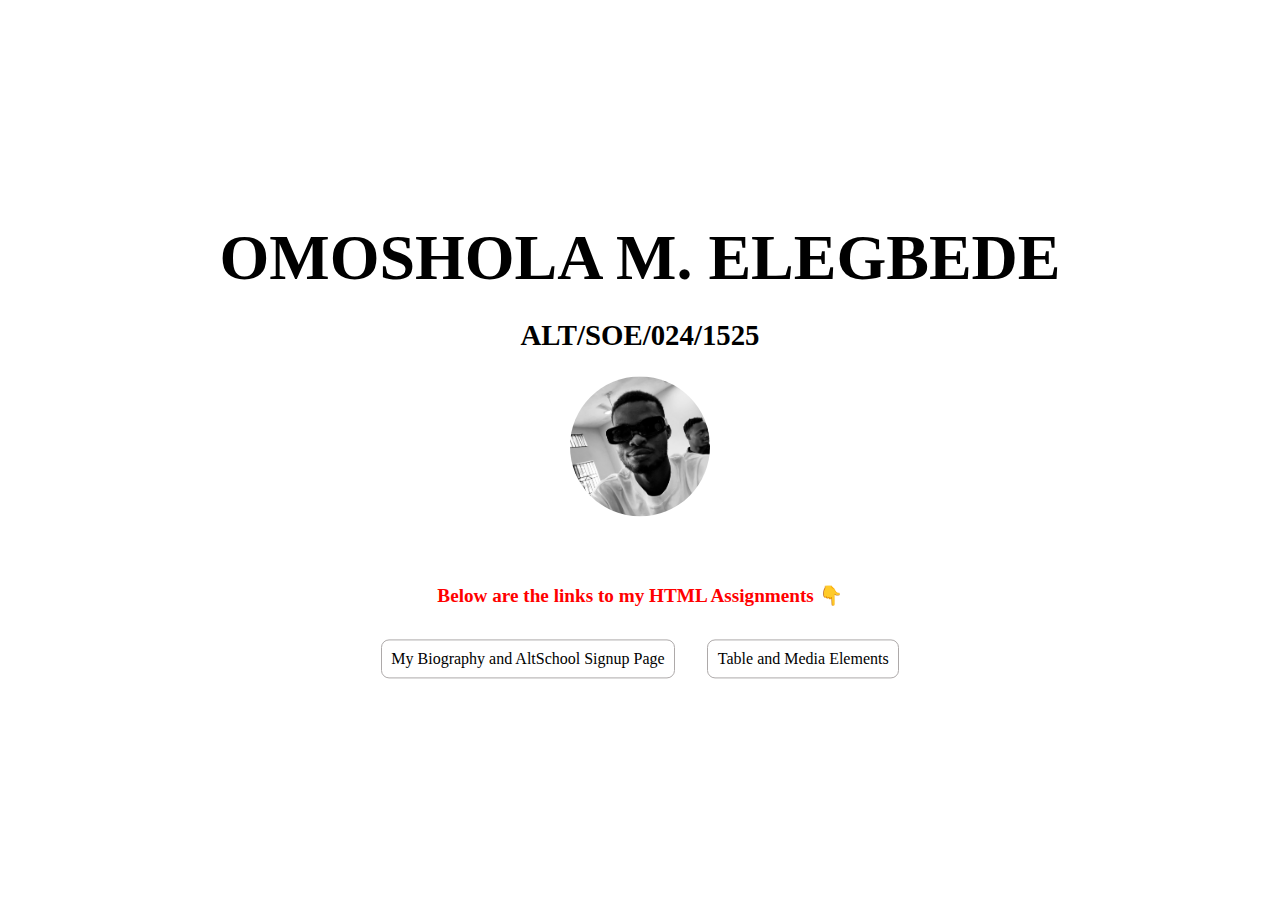
<file: index.html>
<!DOCTYPE html>
<html lang="en">
<head>
    <meta charset="UTF-8">
    <meta name="viewport" content="width=device-width, initial-scale=1.0">
    <title>My CSS Assignments</title>
    <link rel="stylesheet" href="style.css">
</head>
<body>
    <section>
        <div class="container">
            <div class="inner--container flexItems">
                <div class="student-info flexItems">
                    <h1>OMOSHOLA M. ELEGBEDE</h1>
                    <h4>ALT/SOE/024/1525</h4>
                    <div class="img-container">
                        <img src="assets/images/4D4674B5-54C4-4C3C-AA57-50B440912269_1_105_c.jpeg" alt="">
                    </div>
                </div>
                
                <nav class="flexItems">
                    <h3>Below are the links to my HTML Assignments 👇</h3>
                    <ul>
                        <li><a href="Assignment 1/index.html" target="_blank">My Biography and AltSchool Signup Page</a></li>
                        <li><a href="Assignment 2/index.html" target="_blank">Table and Media Elements</a></li>
                    </ul>
                </nav>
            </div>
        </div>
    </section>

</body>
</html>
</file>
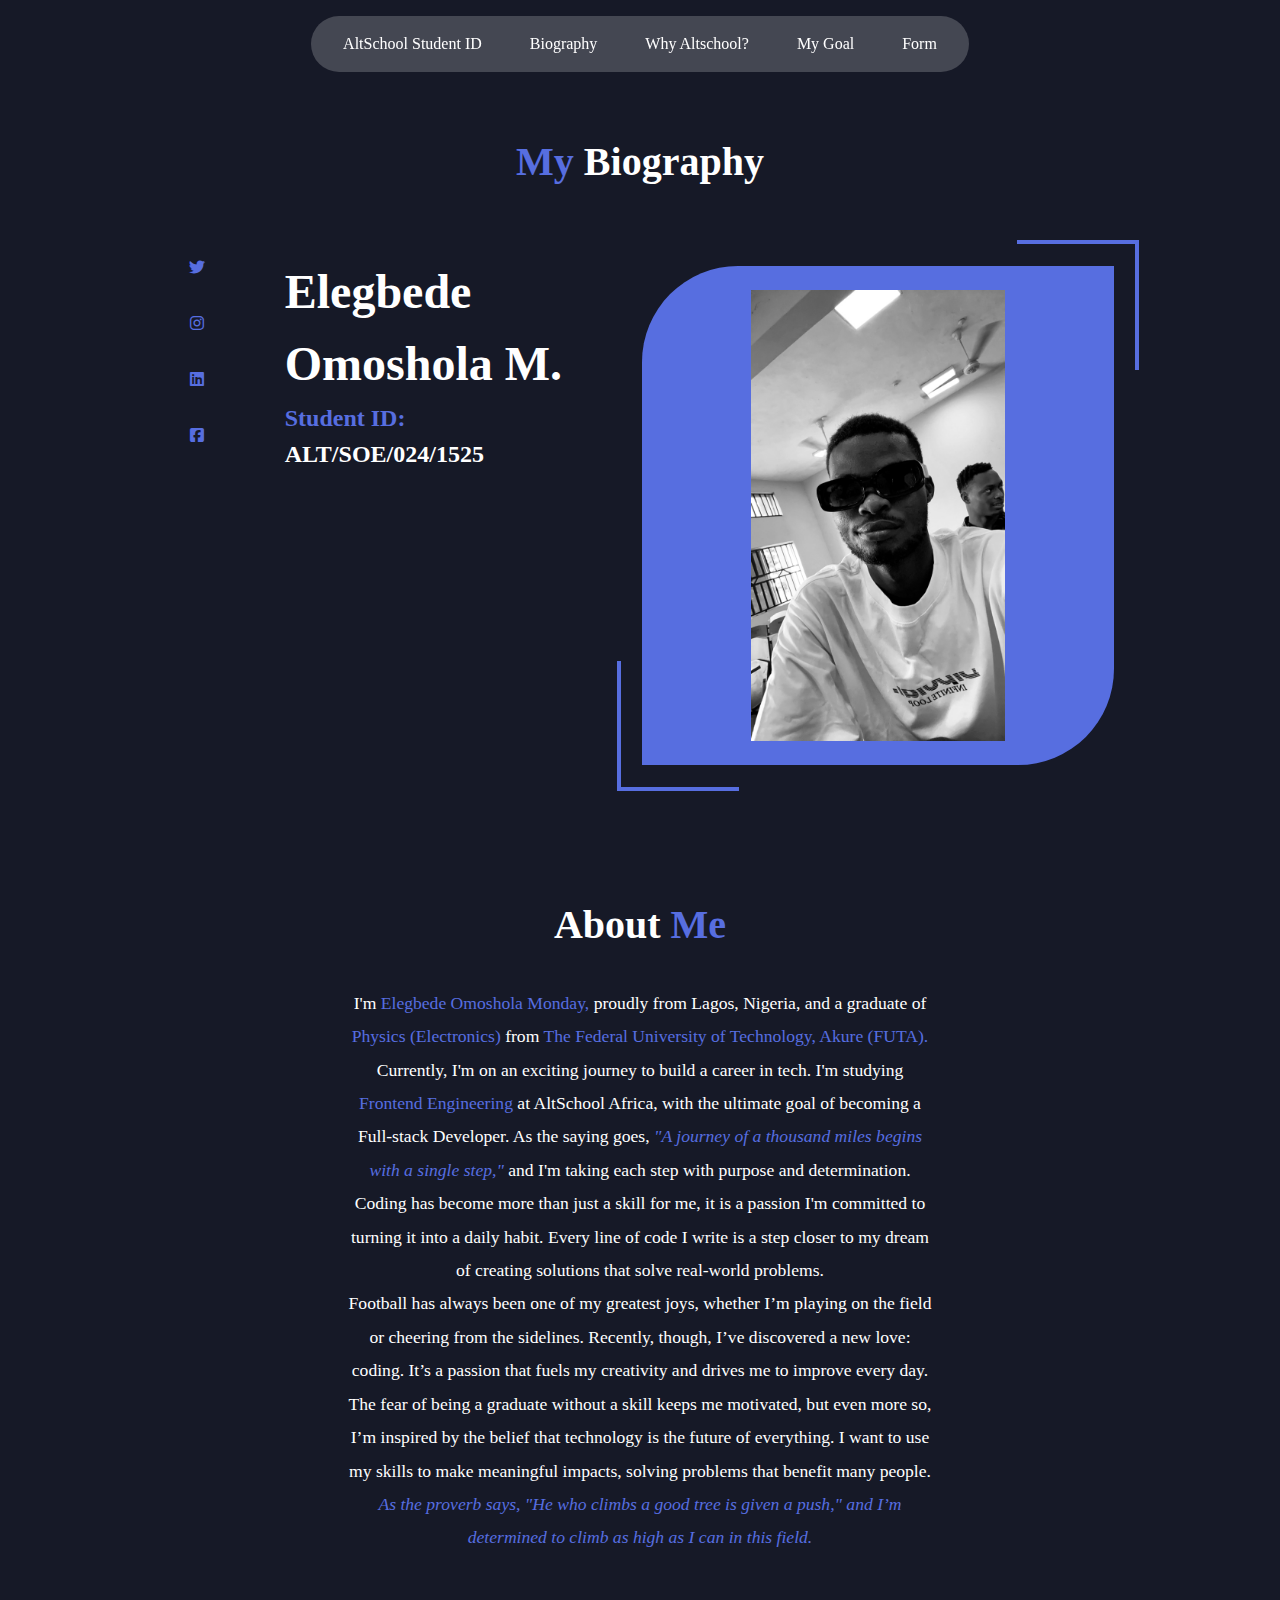
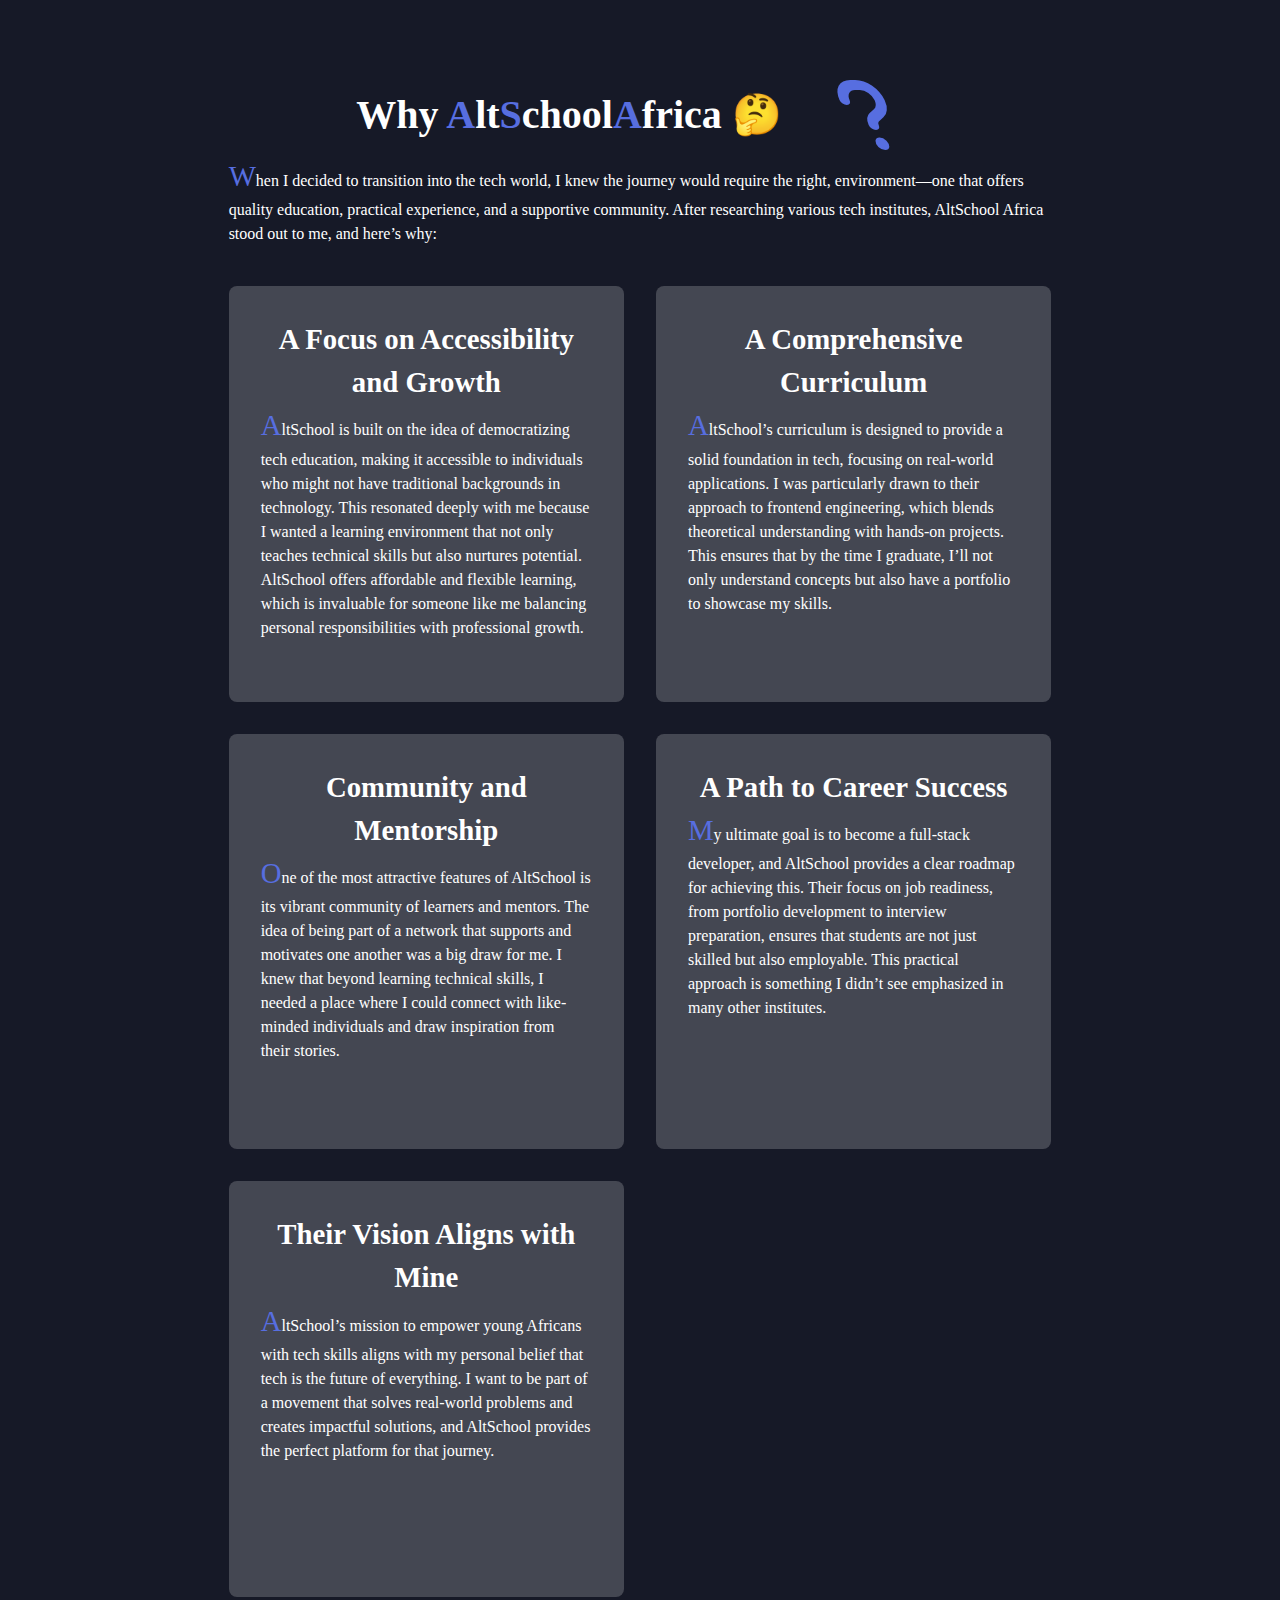
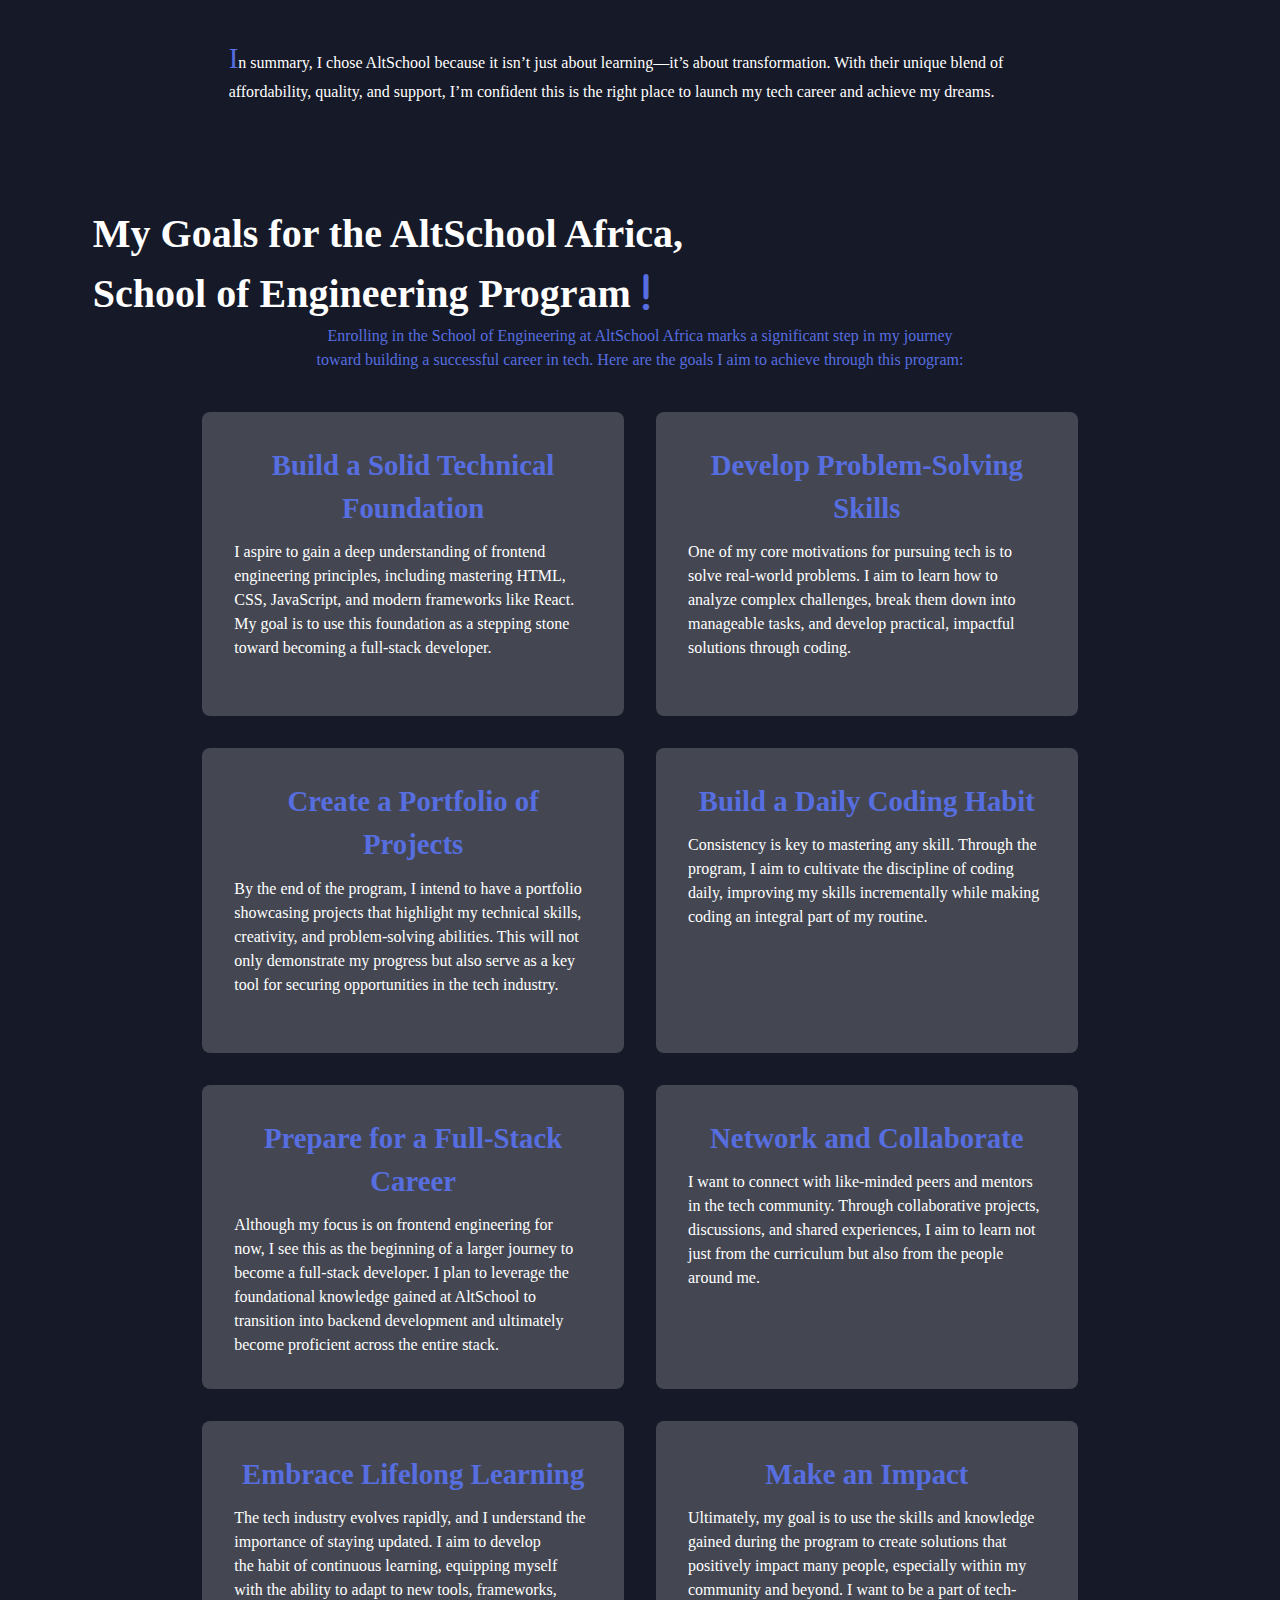
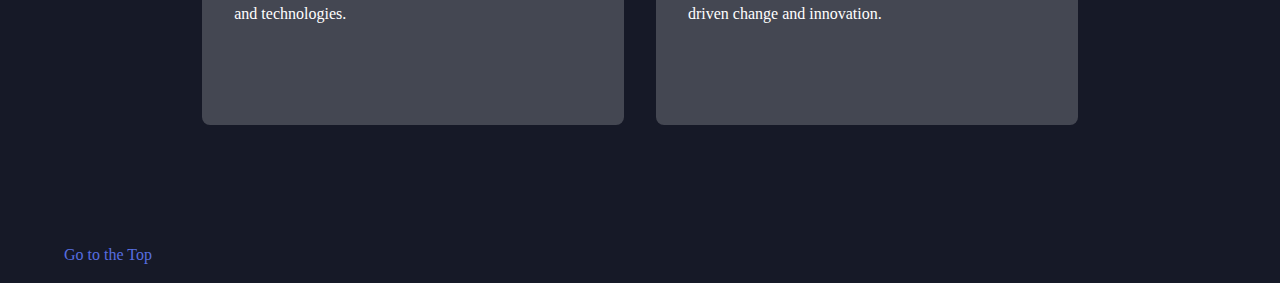
<file: Assignment 1/index.html>
<!DOCTYPE html>
<html lang="en">
<head>
    <meta charset="UTF-8">
    <meta name="viewport" content="width=device-width, initial-scale=1.0">
    <title>My Biography</title>
    <link rel="stylesheet" href="styles/index.css">
    <link rel="stylesheet" href="https://cdnjs.cloudflare.com/ajax/libs/font-awesome/6.7.2/css/all.min.css" />
</head>
<body>
    <div class="container">
        <!--Header-->
        <header>
            <!--Header Navigation (Fragment Identifiers)-->
            <nav>
                <ul>
                    <li><a href="#student-Id">AltSchool Student ID</a></li>
                    <li><a href="#biography">Biography</a></li>
                    <li><a href="#why-altschool">Why Altschool?</a></li>
                    <li><a href="#my-goals">My Goal</a></li>
                    <li><a href="./form.html" target="_blank">Form</a></li>
                </ul>
            </nav>
        </header>
        
    
        <main>
            <!--Student ID Section-->
            <div>
    
                <section >
                    <div id="student-Id" class="my-details">
                        <h1 class="det-heading"><span>My</span> Biography</h1>
                        <div class="check-bug">
                            <div class="my--details-con">
                                <div class="socials">
                                    <a href="https://x.com/hormorshorlar" target="_blank"><i class="fa-brands fa-twitter"></i></a>
                                    <a href="https://www.instagram.com/theonlyomoshola/" target="_blank"><i class="fa-brands fa-instagram"></i></a>
                                    <a href="https://www.linkedin.com/in/omoshola-elegbede-bb33b7322/ target="_blank""><i class="fa-brands fa-linkedin"></i></a>
                                    <a href="https://web.facebook.com/elegbede.omoshola.1" target="_blank"><i class="fa-brands fa-square-facebook"></i></a>
                                </div>
                                <div class="details">
                                    <h1>Elegbede Omoshola M.</h1>
                                    <h2><div>Student ID:</div>ALT/SOE/024/1525</h2>
                                </div>
                                <!--My Image-->
                                <div class="img-Con">
                                    <div class="picture-border top-right"></div>
                                    <div class="img-div">
                                        <img src="assets/images/4D4674B5-54C4-4C3C-AA57-50B440912269_1_105_c.jpeg" alt="Omoshola Image">
                                    </div>
                                    <div class="picture-border bottom-left"></div>
                                </div>
                            </div>
                        </div>
                    </div>
                </section>
        
                <!--Biography Section-->
                <section id="biography" class="aboutme">
                    <h1>About <span>Me</span></h1>
                    <div>
                        <!--my biography write-up-->
                        <p>
                            I'm <span>Elegbede Omoshola Monday,</span>  proudly from Lagos, Nigeria, and a graduate of <span>Physics (Electronics)</span>  from <span>The Federal University of Technology, Akure (FUTA).</span>  Currently, I'm on an exciting journey to build a career in tech. I'm studying <span>Frontend Engineering</span> at AltSchool Africa, with the ultimate goal of becoming a Full-stack Developer. As the saying goes, <em>"A journey of a thousand miles begins with a single step,"</em> and I'm taking each step with purpose and determination. Coding has become more than just a skill for me, it is a passion I'm committed to turning it into a daily habit. Every line of code I write is a step closer to my dream of creating solutions that solve real-world problems. <br>
                            Football has always been one of my greatest joys, whether I’m playing on the field or cheering from the sidelines. Recently, 
                            though, I’ve discovered a new love: coding. It’s a passion that fuels my creativity and drives me to improve every day.
                            The fear of being a graduate without a skill keeps me motivated, but even more so, I’m inspired by the belief that technology is the future of everything. I want to use my skills to make meaningful impacts, solving problems that benefit many people. <em>As the proverb says, "He who climbs a good tree is given a push," and I’m determined to climb as high as I can in this field.</em>
                        </p>
                    </div>
                </section>
        
                <!--Why Alt-school Section-->
                <section id="why-altschool" class="whyAltschool">
                    <div class="whyAltschool-con">
                        <div class="why">
                            <h1>Why <span>A</span>lt<span>S</span>chool<span>A</span>frica <span>🤔</span></h1>
                            <i class="fa-solid fa-question"></i>
                        </div>
                        
                        <div class="response">
                            <p class="outP">
                                When I decided to transition into the tech world, I knew the journey would require the right, environment—one that offers 
                                quality education, practical experience, and a supportive community. After researching various tech institutes, AltSchool 
                                Africa stood out to me, and here’s why:
                            </p>
                            <!--List of why i choose alt-school-->
                            <ul>
                                <!--1-->
                                <div>
                                    <li><strong> A Focus on Accessibility and Growth</strong></li>
                                    <p>
                                        AltSchool is built on the idea of democratizing tech education, making it accessible to individuals who might not have traditional backgrounds in technology. This resonated deeply with me because I wanted a learning environment that not only teaches technical skills but also nurtures potential. AltSchool offers affordable and flexible 
                                        learning, which is invaluable for someone like me balancing personal responsibilities with professional growth.
                                    </p>
                                </div>
                                <!--2-->
                                <div>
                                    <li> <strong>A Comprehensive Curriculum</strong></li>
                                    <p>
                                        AltSchool’s curriculum is designed to provide a solid foundation in tech, focusing on real-world applications. I was particularly drawn to their approach to frontend engineering, which blends theoretical understanding with hands-on projects. This ensures that by the time I graduate, I’ll not only understand concepts but also have a portfolio to showcase my skills.
                                    </p>
                                </div>
                                <!--3-->
                                <div>
                                    <li><strong>Community and Mentorship</strong></li>
                                    <p>
                                        One of the most attractive features of AltSchool is its vibrant community of learners and mentors. The idea of being part of a network that supports and motivates one another was a big draw for me. I knew that beyond learning technical skills, I needed a place where I could connect with like-minded individuals and draw inspiration from their stories.
                                    </p>
                                </div>
                                <!--4-->
                                <div>
                                    <li><strong>A Path to Career Success</strong></li>
                                    <p>
                                        My ultimate goal is to become a full-stack developer, and AltSchool provides a clear roadmap for achieving this. Their focus on job readiness, from portfolio development to interview preparation, ensures that students are not just skilled but also employable. This practical approach is something I didn’t see emphasized in many other institutes.
                                    </p>
                                </div>
                                <!--5-->
                                <div>
                                    <li><strong>Their Vision Aligns with Mine</strong></li>
                                    <p>
                                        AltSchool’s mission to empower young Africans with tech skills aligns with my personal belief that tech is the future of everything. I want to be part of a movement that solves real-world problems and creates impactful solutions, and AltSchool provides the perfect platform for that journey.
                                    </p>
                                </div>
                            </ul>
                            <!--Summary of why i choose Alt-School-->
                            <p class="outP">
                                In summary, I chose AltSchool because it isn’t just about learning—it’s about transformation. With their unique blend of 
                                affordability, quality, and support, I’m confident this is the right place to launch my tech career and achieve my dreams.
                            </p>
                        </div>
                    </div>
                    
                    
                </section>
        
                <!--My Goals Section-->
                <section id="my-goals" class="my-goals">
                    <div class="my-goals-con">
                        <h1>My Goals for the AltSchool Africa, School of Engineering Program<i class="fa-solid fa-exclamation"></i></h1>
                        <p class="para">
                            Enrolling in the School of Engineering at AltSchool Africa marks a significant step in my journey toward building a 
                            successful career in tech. Here are the goals I aim to achieve through this program:
                        </p>
                        <!--List of my goals at Alt-School Africa SOE Program-->
                        <ul>
                             <!--1-->
                            <div>
                                <li><strong>Build a Solid Technical Foundation</strong></li>
                                <p>
                                    I aspire to gain a deep understanding of frontend engineering principles, including mastering HTML, CSS, JavaScript, and modern frameworks like React. My goal is to use this foundation as a stepping stone toward becoming a full-stack developer.
                                </p>
                            </div>
                             <!--2-->
                            <div>
                                <li> <strong>Develop Problem-Solving Skills</strong></li>
                                <p>
                                    One of my core motivations for pursuing tech is to solve real-world problems. I aim to learn how to analyze complex challenges, break them down into manageable tasks, and develop practical, impactful solutions through coding.
                                </p>
                            </div>
                             <!--3-->
                            <div>
                                <li><strong>Create a Portfolio of Projects</strong></li>
                                <p>
                                    By the end of the program, I intend to have a portfolio showcasing projects that highlight my technical skills, creativity, and problem-solving abilities. This will not only demonstrate my progress but also serve as a key tool for securing opportunities in the tech industry.
                                </p>
                            </div>
                             <!--4-->
                            <div>
                                <li><strong>Build a Daily Coding Habit</strong></li>
                                <p>
                                    Consistency is key to mastering any skill. Through the program, I aim to cultivate the discipline of coding daily, improving my skills incrementally while making coding an integral part of my routine.
                                </p>
                            </div>
                             <!--5-->
                            <div>
                                <li><strong>Prepare for a Full-Stack Career</strong></li>
                                <p>
                                    Although my focus is on frontend engineering for now, I see this as the beginning of a larger journey to become a full-stack developer. I plan to leverage the foundational knowledge gained at AltSchool to transition into backend development and ultimately become proficient across the entire stack.
                                </p>
                            </div>
                             <!--6-->
                            <div>
                                <li><strong>Network and Collaborate</strong></li>
                                <p>
                                    I want to connect with like-minded peers and mentors in the tech community. Through collaborative projects, discussions, and shared experiences, I aim to learn not just from the curriculum but also from the people around me.
                                </p>
                            </div>
                            
                             <!--7-->
                            <div>
                                <li><strong>Embrace Lifelong Learning</strong></li>
                                <p>
                                    The tech industry evolves rapidly, and I understand the importance of staying updated. I aim to develop the habit of continuous learning, equipping myself with the ability to adapt to new tools, frameworks, and technologies.
                                </p>
                            </div>
                             <!--8-->
                            <div>
                                <li>Make an Impact</strong></li>
                                <p>
                                    Ultimately, my goal is to use the skills and knowledge gained during the program to create solutions that positively impact many people, especially within my community and beyond. I want to be a part of tech-driven change and innovation.
                                </p>
                            </div>
                        </ul>
                    </div>
                </section>
            </div>
        </main>
    
        <!--Footer-->
        <footer>
            <!--Fragment Identifier to go back to the beginning of the webpage-->
            <a href="./">Go to the Top</a>
        </footer>
    </div>
</body>
</html>
</file>
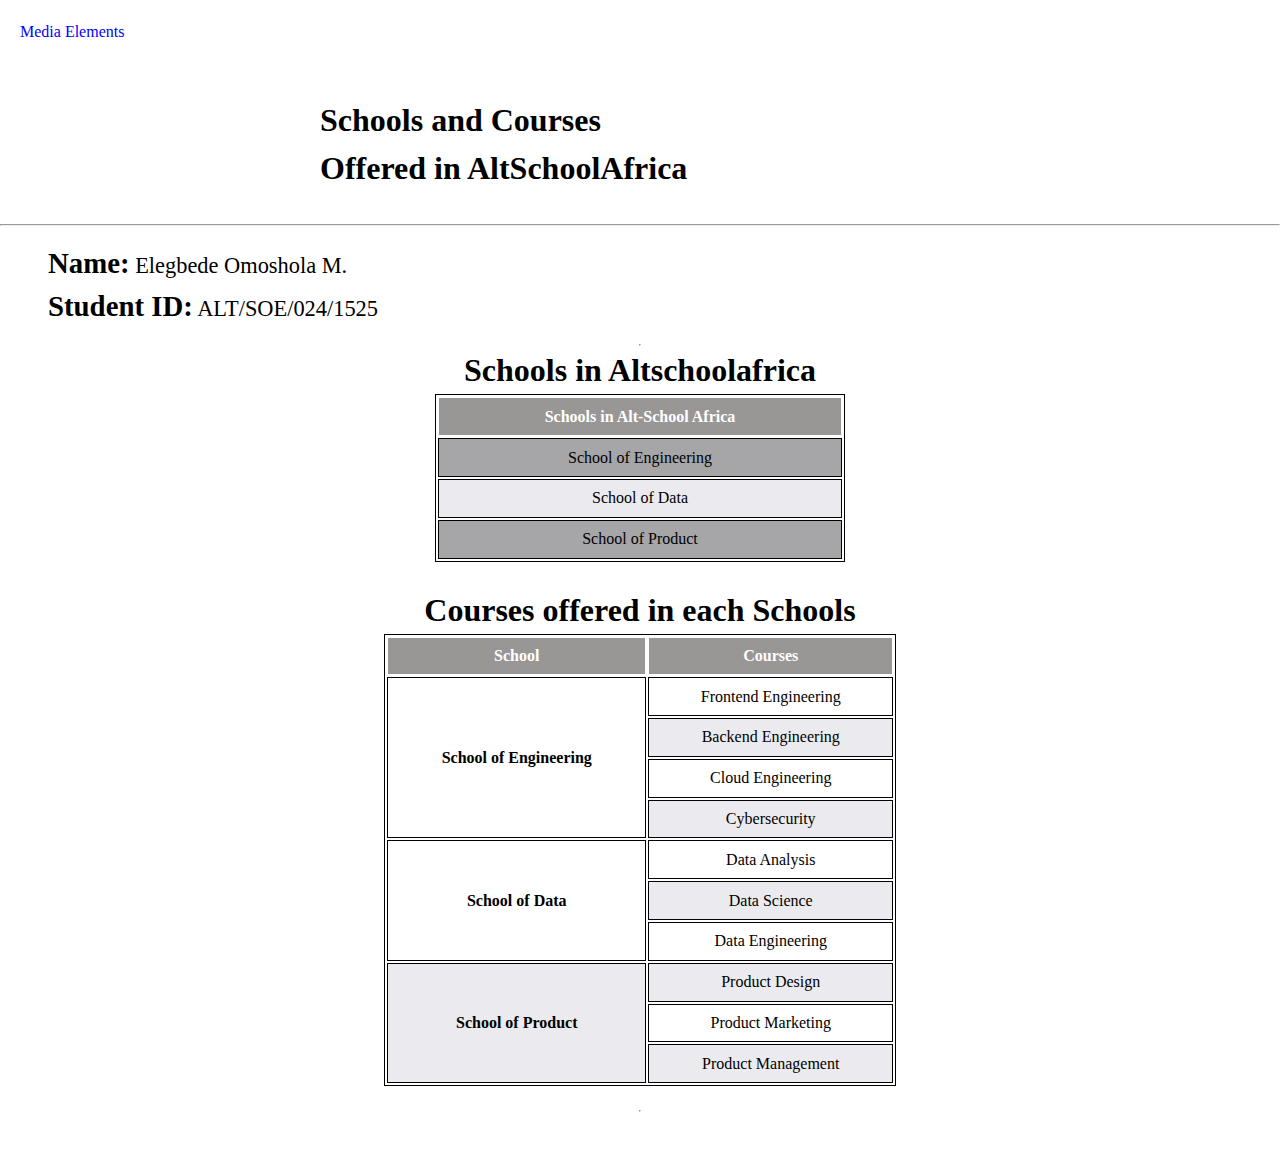
<file: Assignment 2/index.html>
<!DOCTYPE html>
<html lang="en">
<head>
    <meta charset="UTF-8">
    <meta name="viewport" content="width=device-width, initial-scale=1.0">
    <title>Table Assignment on AltSchoolAfrica Schools and Courses</title>
    <link rel="stylesheet" href="styles/index.css">
</head>
<body>

    <nav>
        <a href="media.html" target="_blank">Media Elements</a> 
        
    </nav>
    <header>
        <h1>Schools and Courses Offered in AltSchoolAfrica</h1>
    </header><hr>

    <main>
        <!--Student Details-->
        <section class="student--details">
            <div>
                <p><strong>Name:</strong> Elegbede Omoshola M.</p>
                <p><strong>Student ID:</strong> ALT/SOE/024/1525</p>
            </div>
        </section> <hr>
        
        <!--Table of Schools-->
        <section class="first--section">
            <h1>Schools in Altschoolafrica</h1>
            <table class="table1">
                <thead>
                    <tr>
                        <th>Schools in Alt-School Africa</th>
                    </tr>
                </thead>
                <tbody>
                    <tr>
                        <td>School of Engineering </td>
                    </tr>
                    <tr>
                        <td>School of Data</td>
                    </tr>
                    <tr>
                        <td>School of Product</td>
                    </tr>
                </tbody>
            </table><br>
        </section>

        <!--Table of each courses offered in each schools-->
        <section class="second--section">
            <h1>Courses offered in each Schools</h1>
            <table>
                <thead>
                    <tr>
                        <th>School</th>
                        <th>Courses</th>
                    </tr>
                </thead>

                <tbody>
                    <!--Courses offered in School of Engineering-->
                    <div>
                        <tr>
                            <th rowspan="4">School of Engineering</th>
                            <td>Frontend Engineering</td>
                        </tr>
                        <tr>
                            <td>Backend Engineering</td>
                        </tr>
                        <tr>
                            <td>Cloud Engineering</td>
                        </tr>
                        <tr>
                            <td>Cybersecurity</td>
                        </tr>
                    </div>
                    <!--Courses offered in School of Data-->
                    <div>
                        <tr>
                            <th rowspan="3">School of Data</th>
                            <td>Data Analysis</td>
                        </tr>
                        <tr>
                            <td>Data Science</td>
                        </tr>
                        <tr>
                            <td>Data Engineering</td>
                        </tr>
                    </div>
                    <!--Courses offered in School of Product-->
                    <div>
                        <tr>
                            <th rowspan="3">School of Product</th>
                            <td>Product Design</td>
                        </tr>
                        <tr>
                            <td>Product Marketing</td>
                        </tr>
                        <tr>
                            <td>Product Management</td>
                        </tr>
                    </div>
                </tbody>
            </table><br>
        </section><hr><br><br>

        <!-- <section class="third--section">
            <table border="1">
                <caption> <strong>ALTSCHOOLAFRICA SCHOOLS AND COURSE</strong> </caption>
                
                <thead>
                    <tr>
                        <th>Schools</th>
                        <th colspan="4">Courses</th>
                    </tr>
                </thead>
        
                <tbody>
                    <tr  align="center">
                        <th>SCHOOL OF DATA</th>
                        <td>Data Analysis</td>
                        <td>Data Science</td>
                        <td colspan="2">Data Engineering</td>
                    </tr>
        
                    <tr  align="center">
                        <th>SCHOOL OF ENGINEERING</th>
                        <td>Backend Engineering</td>
                        <td>Cloud Engineering</td>
                        <td>Cybersecurity</td>
                        <td>Frontend Engineering</td>
                    </tr>
        
                    <tr  align="center">
                        <th>SCHOOL OF PRODUCT</th>
                        <td>Product Design</td>
                        <td>Product Marketing</td>
                        <td colspan="2">Product Management</td>
                    </tr>
                </tbody>
        
            </table>
        </section> -->
    </main>
</body>
</html>
</file>
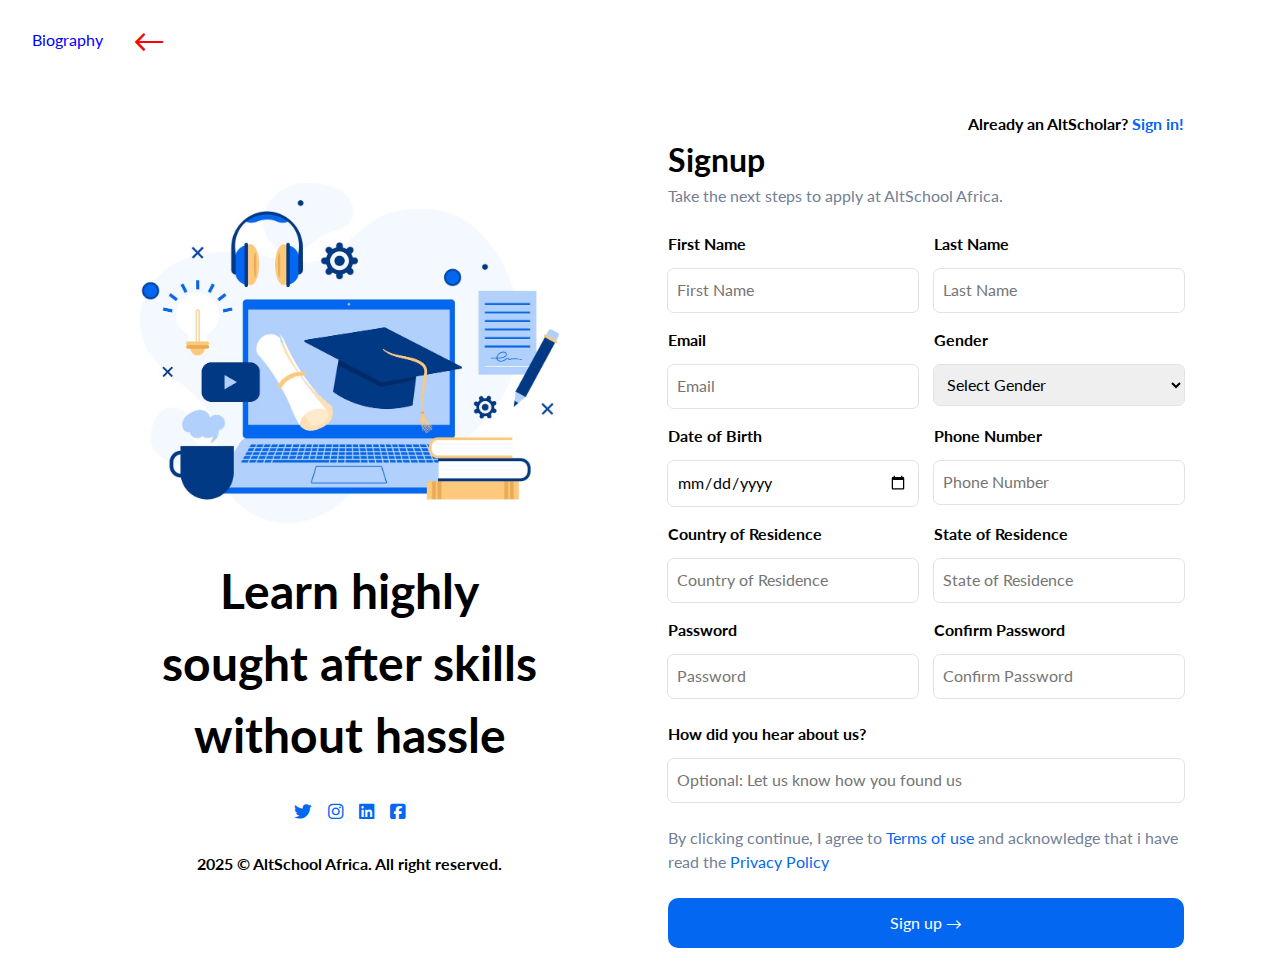
<file: Assignment 1/form.html>
<!DOCTYPE html>
<html lang="en">
<head>
    <meta charset="UTF-8">
    <meta name="viewport" content="width=device-width, initial-scale=1.0">
    <title>Form</title>
    <link rel="stylesheet" href="styles/form.css">
    <link rel="stylesheet" href="https://cdnjs.cloudflare.com/ajax/libs/font-awesome/6.7.2/css/all.min.css" />
</head>
<body>
    <div>
        <header>
            <nav>
                <ul>
                    <li><a href="./">Biography</a></li>
                    <li><span>&larr;</span></li>
                </ul>
            </nav>
        </header>

        <main>
            <div class="first-container">
                <div><img src="assets/images/822d2a45-38cb-457a-bf2d-873e70daa131.JPG" alt=""></div>
                <h1>Learn highly sought after skills without hassle</h1>
                <div class="socials">
                    <i class="fa-brands fa-twitter"></i>
                    <i class="fa-brands fa-instagram"></i>
                    <i class="fa-brands fa-linkedin"></i>
                    <i class="fa-brands fa-square-facebook"></i>
                </div>
                <p>2025 &copy; AltSchool Africa. All right reserved.</p>
            </div>

            <div class="second-container">
                <h4>Already an AltScholar? <span><a href="#"> Sign in!</a></span></h4>
                <form action="">
                    <div class="form--header">
                        <h1>Signup</h1>
                        <p>Take the next steps to apply at AltSchool Africa.</p>
                    </div>
                    
                    <div class="form--content">
                        <div>
                            <label for="firstname">First Name</label>
                            <input type="text" name="firstname" id="firstname" placeholder="First Name">
                        </div>
    
                        <div>
                            <label for="lastname">Last Name</label>
                            <input type="text" name="lasttname" id="lastname" placeholder="Last Name">
                        </div>
    
                        <div>
                            <label for="email">Email</label>
                            <input type="email" name="email" id="email" placeholder="Email">
                        </div>
    
                        <div>
                            <label for="gender">Gender</label>
                            <select name="gender" id="gender">
                                <option value="select-gender">Select Gender</option>
                                <option value="male">Male</option>
                                <option value="female">Female</option>
                            </select>
                        </div>
    
                        <div>
                            <label for="dob">Date of Birth</label>
                            <input type="date" name="dob" id="dob" placeholder="dd/mm/yyyy">
                        </div>
    
                        <div>
                            <label for="tel">Phone Number</label>
                            <input type="tel" name="tel" id="tel" placeholder="Phone Number">
                        </div>
    
                        <div>
                            <label for="cor">Country of Residence</label>
                            <input type="text" name="cor" id="cor" placeholder="Country of Residence">
                        </div>
    
                        <div>
                            <label for="sor">State  of Residence</label>
                            <input type="text" name="sor" id="sor" placeholder="State of Residence">
                        </div>
    
                        <div>
                            <label for="password">Password</label>
                            <input type="password" name="password" id="password" placeholder="Password">
                        </div>
    
                        <div>
                            <label for="cop">Confirm Password</label>
                            <input type="password" name="cop" id="cop" placeholder="Confirm Password">
                        </div>
                    </div>

                    <div class="about-us">
                        <label for="aboutus?">How did you hear about us?</label>
                        <input type="text" name="aboutus?" id="aboutus?" placeholder="Optional: Let us know how you found us">
                    </div>

                    <p>By clicking continue, I agree to <span><a href="#">Terms of use</a></span> and acknowledge that i have read the <span><a href="#">Privacy Policy</a></span></p>
                    <a class="signup" href="#">Sign up &rarr; </a>
                </form>
            </div>
        </main>
    </div>
</body>
</html>
</file>
<file: style.css>
* {
    padding: 0;
    margin: 0;
    box-sizing: border-box;
}

body {
    display: flex;
    flex-direction: column;
    justify-content: center;
}

section {
    position: relative;
    height: 100vh;
    /* width: 1440px; */
}

.container {
    position: absolute;
    top: 50%;
    left: 50%;
    transform: translate(-50%, -50%);
    width: 100%;
    /* border: 1px solid red; */
}

.flexItems {
    display: flex;
    flex-direction: column;
    gap: 1.5rem;
    align-items: center;
}


.inner--container {
    justify-content: center;
    gap: 4rem;
}

.inner--container .student-info{
   text-align: center;
}

.inner--container .student-info h1{
    font-size: 4rem;
}

.inner--container .student-info h4{
    font-size: 1.8rem;
}

.inner--container .student-info .img-container{
    width: 100%;
}

.inner--container .student-info img{
    width: 140px;
    height: 140px;
    border-radius: 50%;
    object-fit: cover;
}

.container nav{
    text-align: center;
    gap: 2rem;
}

.container nav h3{
    font-size: 1.2rem;
    color: red;
}

.container nav ul{
    display: flex;
    gap: 2rem;
}

.container nav ul li{
    display: inline;
    padding: .6rem;
    border: 1px solid rgb(173, 169, 169);
    border-radius: 8px;
}


.container nav ul li a:link,
.container nav ul li a:visited{
    text-decoration: none;
    color: #000;
}

.container nav ul li a:hover{
    color: red;
}
</file>
<file: Assignment 1/styles/index.css>
@import url('reset.css');

:root {
    --bgColor: hsl(230, 28%, 12%);
}

body {
    background-color: var(--bgColor);
    color: #ffffff;
    display: flex;
    flex-direction: column;
    align-items: center;
    margin: 0;
    height: 100vh;
}


.container {
    max-width: 1440px;
}

main {
    display: flex;
    justify-content: center;
    align-items: center;
    padding: 2rem;
}


header {
    display: flex;
    justify-content: center;
    align-items: center;
    width: 100%;
    margin: 0 auto;
    padding: 1rem 0;
    position: fixed;
    top: 0;
    right: 0;
    z-index: 9999;
}



header nav{
    /* border: 1px solid white; */
    padding: 1rem 2rem;
    border-radius: 30px;
    background-color: rgba(255, 255, 255, .2);
}

header ul{
    display: flex;
    justify-content: space-between;
    align-items: center;
    width: 100%;
    list-style: none;
    gap: 3rem;
}

header ul a:link,
header ul a:visited{
    color: #ffffff;
    text-decoration: none;
}

header ul a:hover{
    color: rgb(87, 110, 224);
    /* padding: 0.4rem .8rem;
    background-color: rgba(255, 255, 255, .7);
    border-radius: 20px; */
}


@media (max-width: 600px){
    header {
        width: 100%;
        /* justify-content: baseline; */
        align-items: start;
        position: fixed;
        top: 0;
        right: 0;
        margin: 0;
        z-index: 99999;
        padding: 1.4rem 1rem;
    }

    header nav{
        /* border: 1px solid white; */
        padding: .6rem 1rem;
        border-radius: 10px;
        background-color: rgba(255, 255, 255, .2);
    }
    
    header ul{
        flex-direction: row;
        align-items: center;
        gap: 1rem;
        text-align: center;
    }

    header ul li a{
       font-size: .9rem;
    }
}




main .my-details {
    gap: 4rem;
    margin: 70px 0;
}


main .my-details .det-heading{
    font-size: 2.5rem;
}

main .my-details .det-heading span,
main .aboutme h1 span{
    color: rgb(87, 110, 224);
}


main .my-details  {
    display: flex;
    justify-content: center;
    flex-direction: column;
    align-items: center;
    margin: 100px auto;
}

main .my-details  h1{
    font-size: 3rem;
}

main .my-details  h2{
    font-size: 1.5rem;
}

/* .check-bug {
    display: flex;
    justify-content: center;
    align-items: center;
    margin: 0 auto;
} */

main .my-details .my--details-con .socials  {
    display: flex;
    justify-content: center;
    flex-direction: column;
    align-items: center;
    margin: 0 auto;
}


main .my-details .my--details-con{
    display: grid;
    grid-template-columns: 80px 300px 1fr;
    justify-content: space-between;
    gap: 3rem;
    width: 80%;
    margin: 0 auto;
}


main .my-details .my--details-con div  {
    align-self: flex-start;
    flex: 1;
}

main .my-details .my--details-con .socials a{
    color: rgb(87, 110, 224);
}

main .my-details .my--details-con .socials {
    gap: 2rem;
    color: rgb(87, 110, 224);
}


main .my-details .my--details-con .socials  i:hover{
    color: #ffffff;
}

main .my-details h2 div{
   color: rgb(87, 110, 224);
}

main .my-details .my--details-con .img-Con  {
    padding: .6rem;
    position: relative;
}


main .my-details .my--details-con .img-div  {
    padding: 1.5rem;
    background-color: rgb(87, 110, 224);
    border-bottom-right-radius: 6rem;  
    border-top-left-radius: 6rem;
}

main .my-details .my--details-con img {
    width: 60%;
    margin: 0 auto;
    /* object-fit: cover;
    object-position: bottom; */
    /* display: block; */
}

.top-right {
    right: -1rem;
    top: -1rem;
    border-right: .25rem solid rgb(87, 110, 224);
    border-top: .25rem solid rgb(87, 110, 224);
}

.bottom-left {
    bottom: -1rem;
    left: -1rem;
    border-left: .25rem solid rgb(87, 110, 224);
    border-bottom: .25rem solid rgb(87, 110, 224);
}

.picture-border {
    height: 25%;
    position: absolute;
    width: 25%;
}

/* Mobile Screen Styles for my-details section */
@media (max-width: 600px){
    main section {
        width: 100%;
    }

    main .my-details {
        display: flex;
        justify-content: center;
        align-items: center;
        gap: 3rem;
        width: 100%;
        text-align: center;
        height: 80vh;
    }

    main .my-details .det-heading {
        font-size: 1.6rem;
    }

    main .my-details .my--details-con{
        display: flex;
        flex-direction: column;
        justify-content: center;
        align-items: center;
        margin: 0 auto;
        gap: 3rem;
        width: 80%;
    }

    main .my-details .my--details-con .socials  {
        flex-direction: row;
        background-color: rgba(255, 255, 255, .2);
        padding: 1.2rem 2rem;
        border-radius: 8px;
    }


    main .my-details .my--details-con .details {
        order: 3;
        grid-column: 2;
        margin: 0 auto;
    }


    main .my-details .my--details-con .details h1,
    main .my-details .my--details-con .details h2{
       font-size: 1.2rem;
    }

    main .my-details .my--details-con .img-Con  {
        order: 2;
        width: 100%;
    }
}


/* Styling for about-me section */
main .aboutme {
    display: flex;
    flex-direction: column;
    justify-content: center;
    align-items: center;
    width: 80%;
    gap: 2rem;
    margin: 120px auto;
}

main .aboutme h1{
    font-size: 2.5rem;
}

main .aboutme p {
    text-align: center;
    width: 60%;
    margin: 0 auto;
    line-height: 1.9;
    font-size: 1.1rem;
}

main .aboutme p span,
main .aboutme p em{
    color: rgb(87, 110, 224);
}

/* Mobile styles for about me section */
@media (max-width: 600px){
    main .aboutme {
        width: 80%;
    }
    
    main .aboutme h1 {
        font-size: 1.8rem;
    }
    
    main .aboutme p {
        width: 100%;
    }
}


/* Styling of Why Altschool section */
main .whyAltschool {
    display: flex;
    justify-content: center;
    align-items: center;
    width: 90%;
    margin: 100px auto;
}

main .whyAltschool .whyAltschool-con{
    display: flex;
    justify-content: center;
    align-items: center;
    flex-direction: column;
}

main .whyAltschool .whyAltschool-con div{
    flex: 1;
}

main .whyAltschool .whyAltschool-con .why{
    /* align-self: flex-start; */
    display: flex;
    align-items: center;
    justify-content: center;
    gap: 2rem;
}

main .whyAltschool .whyAltschool-con .why h1{
    font-size: 2.5rem; 
}

main .whyAltschool .whyAltschool-con .why h1 span{
    font-size: 2.5rem; 
    color: rgb(87, 110, 224);
    
}

main .whyAltschool .whyAltschool-con .why i{
    font-size: 5rem; 
    color: rgb(87, 110, 224);
    transform: skewX(25deg);
    margin-inline: 30px;
    transition: all .2s;
    animation: moveIn 2s linear forwards infinite;
    color: rgb(87, 110, 224);
}

@keyframes moveIn {
    to {
        margin-left: 0;
    }
}

main .whyAltschool .whyAltschool-con .response{
    /* align-self: flex-start; */
    display: flex;
    flex-direction: column;
    /* align-items: center; */
    justify-content: center;
}

main .whyAltschool .whyAltschool-con .response > p{
    width: 80%;
    margin: 0 auto;
}


main .whyAltschool .whyAltschool-con .response ul{
    width: 90%;
    margin: 30px auto;
    list-style: none;
}

main .whyAltschool .whyAltschool-con .response ul{
    align-items: stretch;
    margin: 40px auto;
    width: 80%;
    list-style: none;
    display: grid;
    grid-template-columns: repeat(auto-fill, minmax(300px, 1fr));
    grid-auto-rows: 1fr;
    place-items: center;
    gap: 2rem;
    /* height: 100vh; */
}

main .whyAltschool .whyAltschool-con .response ul div{
   /* margin-bottom: 30px; */
   align-self: self-start;
   justify-self: center;
   background-color: rgba(255, 255, 255, .2);
   padding: 2rem;
   height: 100%;
   border-radius: 8px;
   transition: all 1s;
}

main .whyAltschool .whyAltschool-con .response ul div:not(:last-child){
    margin-bottom: 30px;
}

main .whyAltschool .whyAltschool-con .response ul li{
    font-size: 1.8rem;
    text-align: center;
}

main .whyAltschool .whyAltschool-con .response ul li i,
main .my-goals .my-goals-con ul p{
    margin-inline-end: 5px;
}

main .whyAltschool .whyAltschool-con .response p::first-letter{
    font-size: 1.8rem;
    color: rgb(87, 110, 224);
}

main .whyAltschool .whyAltschool-con .response{
    margin-inline: 33px;
}


/* Moobile styling for Why Altschool section */
@media (max-width: 600px){   
    main .whyAltschool .whyAltschool-con{
        flex-direction: column;
        width: 80%;
        margin: 0 auto;
    }
    
    main .whyAltschool .whyAltschool-con .why{
        flex-direction: column;
        width: 100%;
        /* align-items: end; */
    }

    main .whyAltschool .whyAltschool-con .why h1{
        font-size: 1.5rem; 
        text-align: center;
    }

    main .whyAltschool .whyAltschool-con .why i{
        font-size: 3rem; 
    }

    main .whyAltschool .whyAltschool-con .why h1{
        font-size: 2rem; 
        text-align: center;
    }
    
    main .whyAltschool .whyAltschool-con .response .outP {
        width: 100%;
        margin: 30px auto;
        text-align: center;
        font-size: 1rem;
    }
    
    main .whyAltschool .whyAltschool-con .response ul{
        width: 100%;
        margin: 0 auto;
        /* border: 1px solid red; */
    }
    
    main .whyAltschool .whyAltschool-con .response ul li{
        font-size: 1.2rem;
    }
    
    main .whyAltschool .whyAltschool-con .response p::first-letter{
        font-size: 1.4rem;
        color: rgb(87, 110, 224);
    }

    main .whyAltschool .whyAltschool-con .response p{
        font-size: .9rem;
    }
}


main .my-goals {
    display: flex;
    justify-content: center;
    margin: 30px auto;
    width: 90%;
    align-items: center;
}

@media (max-width: 600px){
    main .my-goals {
       width: 100%;
    }
}

main .my-goals .my-goals-con{
    display: flex;
    justify-content: center;
    flex-direction: column;
    align-items: center;
}

@media (max-width: 600px){
    main .my-goals .my-goals-con{
       width: 80%;
       gap: 1.5rem;
    }
}


main .my-goals .my-goals-con h1{
   font-size: 2.5rem;
}

@media (max-width: 600px){
    main .my-goals .my-goals-con h1{
        margin: 0 auto;
        text-align: center;
        font-size: 1.5rem;
        width: 100%;
    }
}

main .my-goals .my-goals-con h1 i{
    color: rgb(87, 110, 224);
    margin-left: 10px;
}


main .my-goals .my-goals-con .para{
    text-align: center;
    width: 60%;
    color: rgb(87, 110, 224);
}

@media (max-width: 600px){
    main .my-goals .my-goals-con .para{
        width: 100%;
        font-size: .9rem;
    }    
}

main .my-goals .my-goals-con ul{
    align-items: stretch;
    margin: 40px auto;
    width: 80%;
    list-style: none;
    display: grid;
    grid-template-columns: repeat(auto-fill, minmax(300px, 1fr));
    grid-auto-rows: 1fr;
    gap: 2rem;
    /* height: 100vh; */
}


main .my-goals .my-goals-con ul div{
   /* margin-bottom: 30px; */
   align-self: self-start;
   justify-self: center;
   background-color: rgba(255, 255, 255, .2);
   padding: 2rem;
   height: 100%;
   border-radius: 8px;
   transition: all 1s;
}


main .my-goals .my-goals-con ul div:hover,
main .whyAltschool .whyAltschool-con .response ul div:hover{
    transform: translateY(-15px) translateX(10px);
}


main .my-goals .my-goals-con ul div li{
    font-size: 1.8rem;
    color: rgb(87, 110, 224);
    text-align: center;
    margin-block-end: 10px;
    font-weight: 700;
}


/* main .my-goals .my-goals-con ul p{
    margin-inline: 45px;
} */

@media (max-width: 600px){
    main .my-goals .my-goals-con ul{
        width: 100%;
    }

    main .my-goals .my-goals-con ul div p{
        font-size: .9rem;
    }
}


footer {
    padding: 1rem 4rem;
}

@media (max-width: 600px){
    footer {
        margin: 0 auto;
        display: flex;
        justify-content: center;
    }
}

footer a:link,
footer a:visited {
    text-decoration: none;
    color: rgb(87, 110, 224);
}

footer a:hover {
    color: #ffffff;
}
</file>
<file: Assignment 2/styles/index.css>
@import url('reset.css');

body {
    max-width: 1440px;
}

nav {
    margin: 20px;
}

nav a {
    text-decoration: none;
    color: blue
}

header {
    margin: 0 auto;
    width: 50%;
    padding: 2rem 0;
}

@media (max-width: 900px) {
    header h1{
        font-size: 1.8rem;
        text-align: center;
    }
}

@media (max-width: 600px) {
    header h1{
        font-size: 1.2rem;
        text-align: center;
    }
}

main {
    display: flex;
    flex-direction: column;
    justify-content: center;
    align-items: center;
}



.student--details {
    align-self: flex-start;
    padding: 1rem 3rem;

    p {
        font-size: 1.4rem;
    }

    strong {
        font-size: 1.8rem;
    }
}

@media (max-width: 600px) {
    .student--details {
        align-self: flex-start;
        padding: 1rem 3rem;
    
        p {
            font-size: 1rem;
        }
    
        strong {
            font-size: 1.4rem;
        }
    }
}


.first--section,
.second--section {
    width: 80%;
    margin: 0 auto;
    text-align: center;
}

@media (max-width: 900px) {
    header h1{
        width: 100%;
    }
}

@media (max-width: 600px) {
    .first--section,
    .second--section{
        width: 100%;
        /* margin: 0 auto;
        text-align: center; */
    }
}

.first--section table{
    width: 40%;
    margin: 0 auto;
    text-align: center;
}


@media (max-width: 900px) {
    .first--section table,
    .second--section table{
        width: 80%;
    }
}


@media (max-width: 600px) {
    .first--section table,
    .second--section table{
        width: 80%;
    }
}

.second--section table{
    width: 50%;
    margin: 0 auto;
    text-align: center;
}

@media (max-width: 900px) {
    .first--section table,
    .second--section table{
        width: 80%;
    }
}


@media (max-width: 600px) {
    .second--section table{
        width: 80%;
    }
}


.table1 tbody tr:nth-child(odd){
    background-color: rgb(166, 166, 168);
}

table tbody tr:nth-child(even){
    background-color: rgb(235, 235, 239);
}


table {
    border: 1px solid ;
}

table th, table tr, table td{
    border: 1px solid ;
    padding: 0.4rem 0.8rem;
}

table thead th {
    background-color: #999696;
    color: white;
}
</file>
<file: Assignment 1/styles/form.css>
@import url('reset.css');
@import url('https://fonts.googleapis.com/css2?family=Lato:ital,wght@0,100;0,300;0,400;0,700;0,900;1,100;1,300;1,400;1,700;1,900&family=Red+Hat+Text:ital,wght@0,300..700;1,300..700&display=swap');

html {
    font-size: 16px;
}

body {
    display: flex;
    max-width: 1440px;
    margin: 0 auto;
    font-family: Lato, sans-serif;
    justify-content: center;
    align-items: center;
}

header {
    padding: 1rem 2rem;
}

header nav ul {
    list-style: none;
    display: flex;
    align-items: center;
}

header nav ul a:link,
header nav ul a:visited {
    text-decoration: none;
    color: blue;
}

header nav ul span{
    text-decoration: none;
    color: red;
    margin-left: 30px;
    font-size: 2rem;
    transition: all .2s;
    animation: moveIn 2s ease-in-out forwards infinite;
}


@keyframes moveIn {
    to {
        margin-left: 0;
    }
}

main {
    display: flex;
    align-items: center;
    justify-content: space-between;
    padding: 0 4rem;
}

@media (max-width: 998px) {
    main {
        padding: 1rem;
    }
}

@media (max-width: 600px) {
    main {
        padding: 1rem;
    }
}

main .first-container,
main .second-container {
    width: 100%;
    /* flex: 1; */
}

main .first-container {
   display: flex;
   flex-direction: column;
   justify-content: center;
   align-items: center;
   gap: 2rem;
   padding: 1.5rem;
   /* background-color: rgba(244, 221, 225, .2); */
}

@media (max-width: 998px) {
    main .first-container {
        display: none;
        /* background-color: rgba(244, 221, 225, .2); */
    }
}


@media (max-width: 600px) {
    main .first-container {
        display: none;
        /* background-color: rgba(244, 221, 225, .2); */
    }
}

main .first-container img{
    width: 80%;
    display: block;
    margin: 0 auto;
}   

main .first-container h1{
    text-align: center;
    font-size: 3rem;
}  

main .first-container .socials{
    display: flex;
    gap: 1rem;
}  

main .first-container .socials i{
    color: #0367f2;
    font-size: 1.1rem;
} 

main .first-container p{
    font-weight: bold;
} 

main .second-container {
    display: flex;
    flex-direction: column;
    padding: 2rem;
}

@media (max-width: 600px) {
    main .second-container {
        padding: .4rem;
    }
}

@media (max-width: 998px) {
    main .second-container {
        padding: .4rem;
    }
}


main .second-container h4{
    align-self: flex-end;
}

@media (max-width: 600px) {
    main .second-container h4{
        align-self: center;
        margin-bottom: 20px;
    }
}

@media (max-width: 998px) {
    main .second-container h4{
        align-self: center;
        margin-bottom: 20px;
    }
}


main .second-container a:link,
main .second-container a:visited{
    text-decoration: none;
    color: #0367f2;
}

main .second-container form{
   display: flex;
   flex-direction: column;
   gap: 1.5rem;
}

main .second-container form .form--content{
    display: grid;
    grid-template-columns: repeat(2, minmax(0px, 1fr));
    gap: 1rem;
}

@media (max-width: 998px) {
    main .second-container form .form--content{
        display: grid;
        grid-template-columns: repeat(2, minmax(0px, 1fr));
        gap: 1rem;
    }
}

@media (max-width: 768px) {
    main .second-container form .form--content{
        display: grid;
        grid-template-columns: repeat(1, minmax(0px, 1fr));
        gap: 1rem;
    }
}

form h1{
    font-size: 2rem;
}

main .second-container form .form--content div,
main .second-container form .about-us{
    display: flex;
    flex-direction: column;
    gap: .8rem; 
}

main .second-container form .form--content div label,
main .second-container form .about-us label{
    font-size: 1rem;
    font-weight: bold;
}

main .second-container form .form--content div input,
main .second-container form .form--content div select,
main .second-container form .about-us input{
    padding: .6rem;
    outline: 1px solid #e2e2e2;
    border-radius: 6px;
    border: none;
}

main .second-container p {
    color: #718096;
}

main .second-container p span a{
    color: #0367f2;
}

main .second-container .signup{
    color: #fff !important;
    text-align: center;
    background-color: #0367f2;
    padding: .8rem;
    border-radius: 10px;
}
</file>
